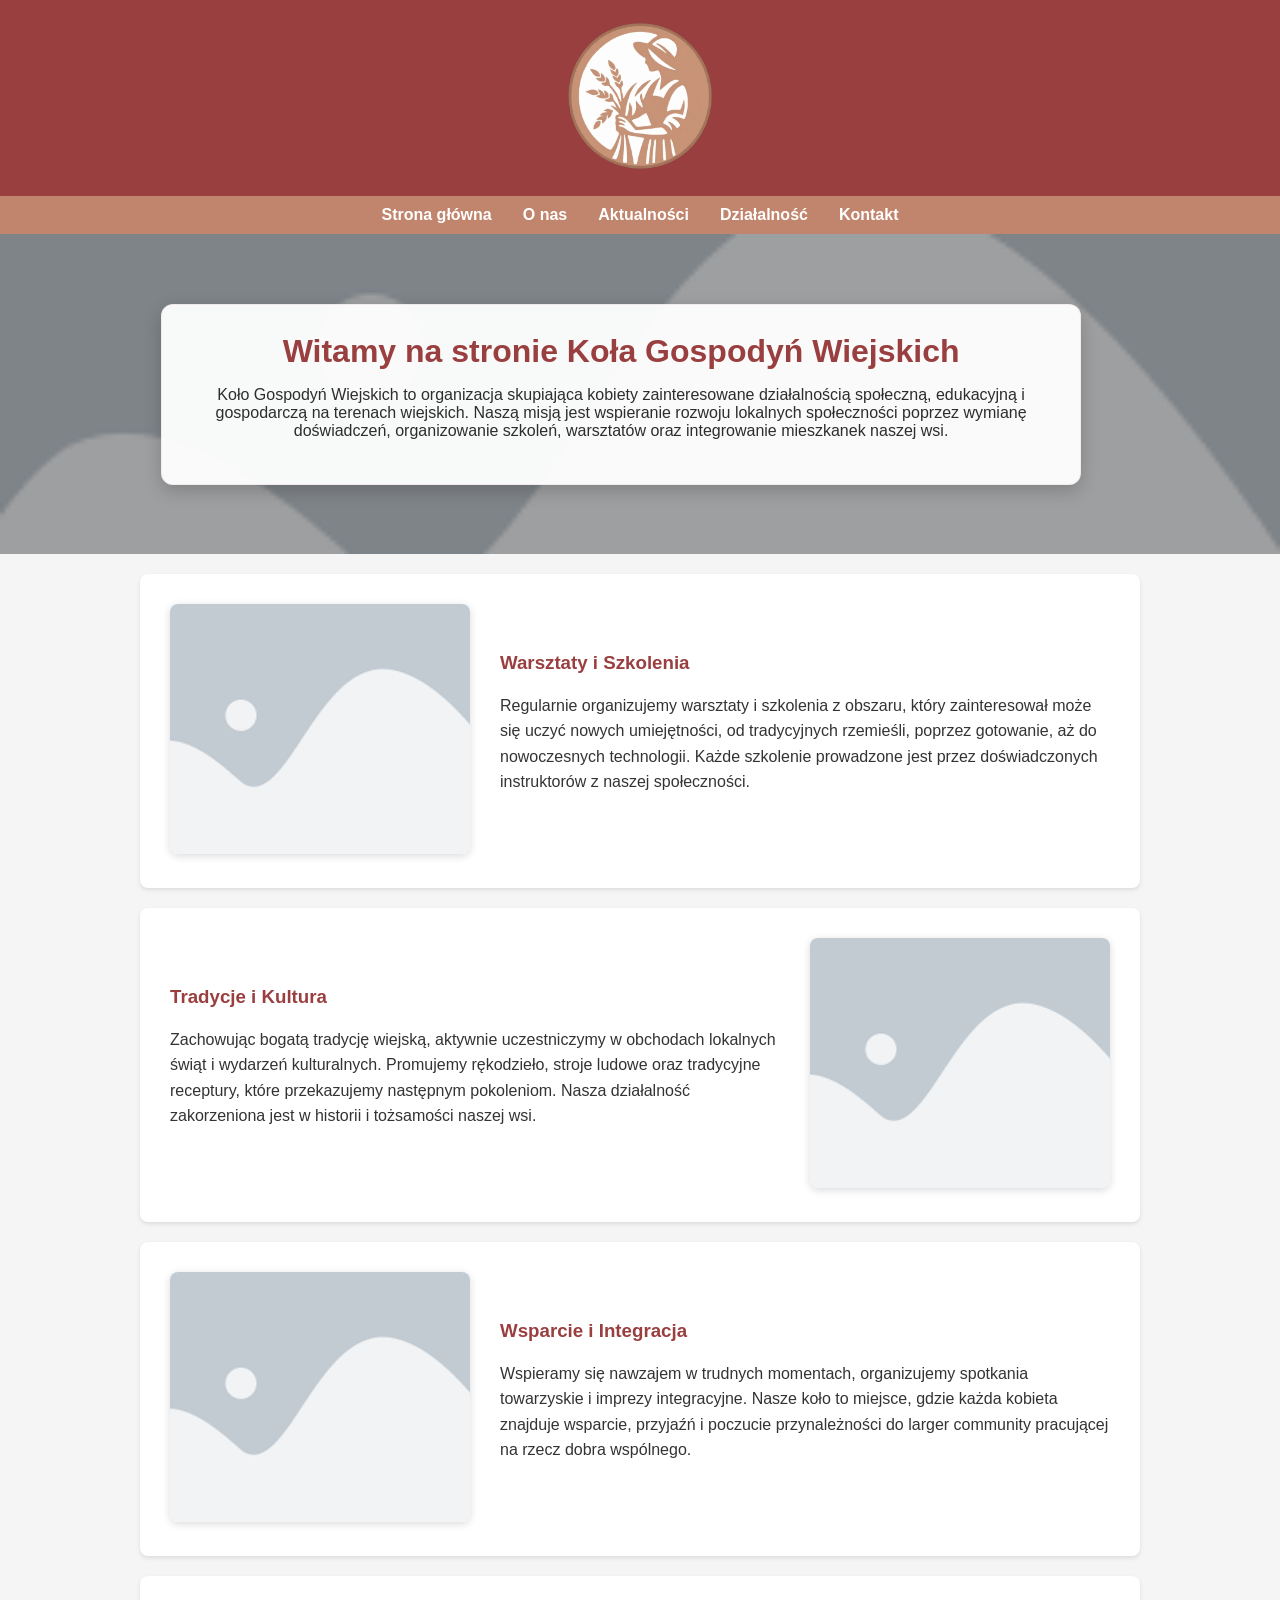
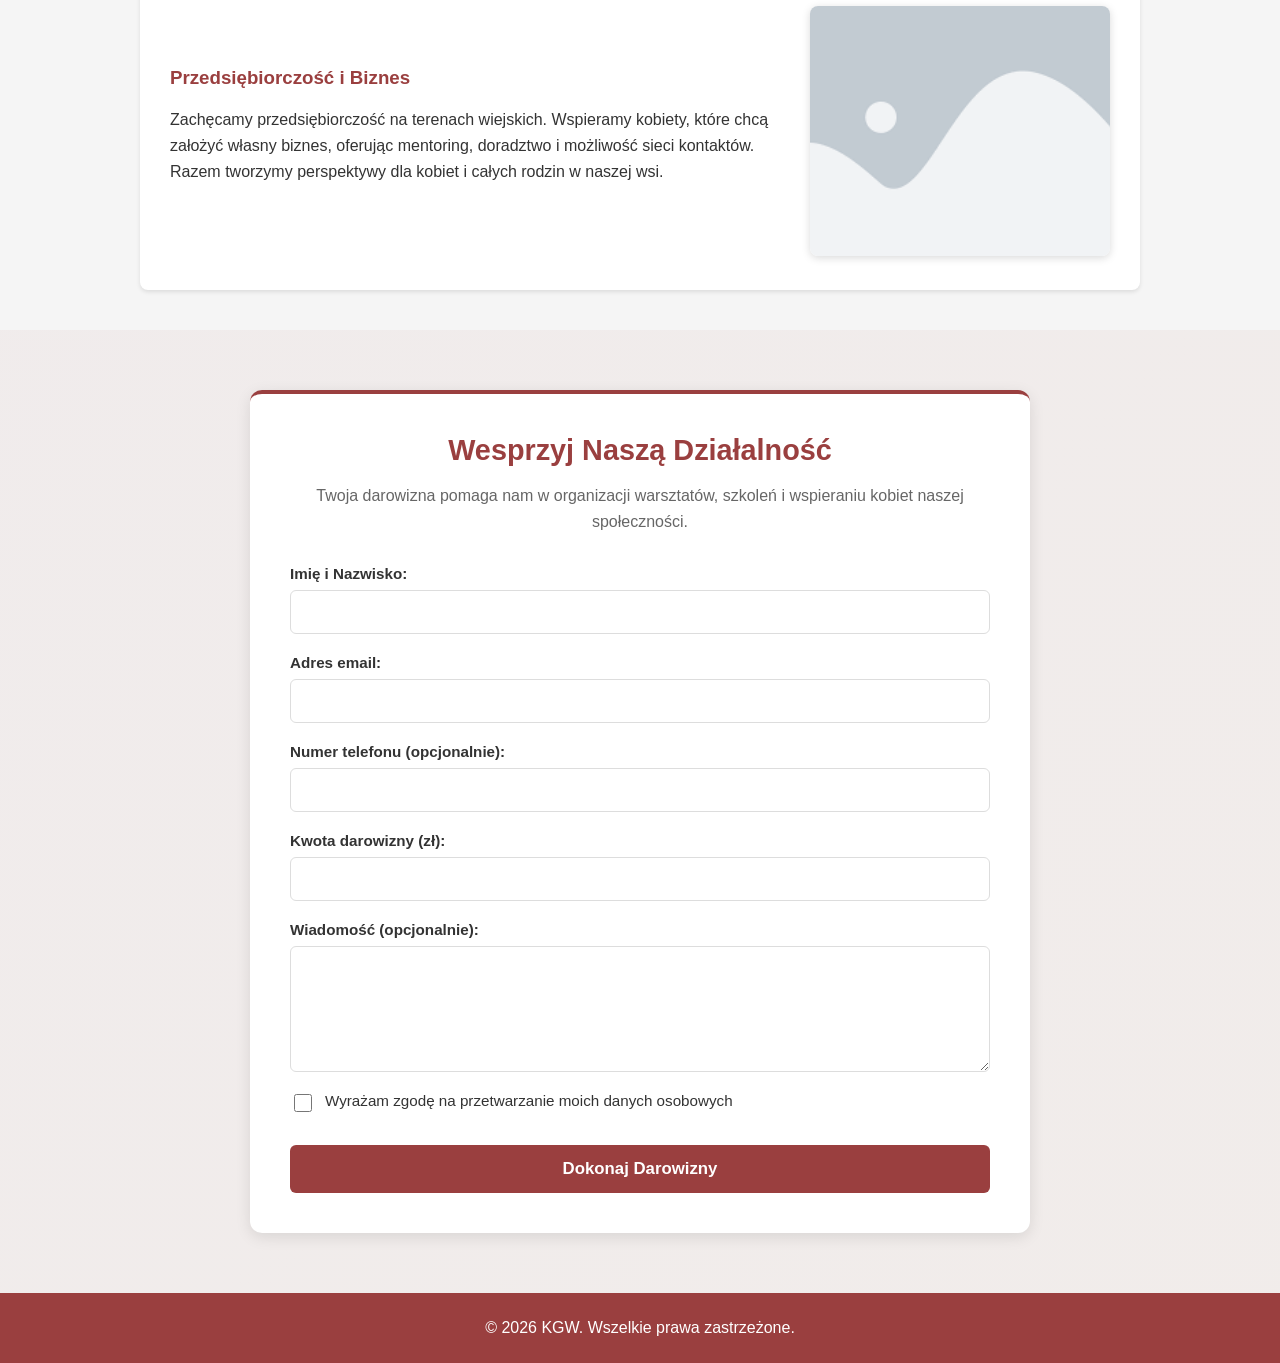
<file: index.html>
<!DOCTYPE html>
<html lang="pl">
<head>
    <meta charset="UTF-8">
    <meta name="viewport" content="width=device-width, initial-scale=1.0">
    <title>Strona główna | KGW Jezierzany</title>
    <link rel="stylesheet" href="style.css">
</head>
<body>
    <header>
        <img src="img/logo1.png" style="width: 150px;" alt="Koło Gospodyń Wiejskich" class="logo">   
    </header>
    <nav>
        <ul>
            <li><a href="index.html">Strona główna</a></li>
            <li><a href="about.html">O nas</a></li>
            <li><a href="recent.html">Aktualności</a></li>
            <li><a href="work.html">Działalność</a></li>
            <li><a href="contact.html">Kontakt</a></li>
        </ul>
    </nav>
    <div class="hero">
        <div class="hero-text">
            <div class="panel">
            <h1>Witamy na stronie Koła Gospodyń Wiejskich</h1>
            <p>Koło Gospodyń Wiejskich to organizacja skupiająca kobiety zainteresowane działalnością społeczną, edukacyjną i gospodarczą na terenach wiejskich. Naszą misją jest wspieranie rozwoju lokalnych społeczności poprzez wymianę doświadczeń, organizowanie szkoleń, warsztatów oraz integrowanie mieszkanek naszej wsi.</p>
            </div>
        </div>
    </div>
    </div>
    <main class="main-container">
        <section class="content-section">
            <div class="section-image">
                <img src="img/photo/placeholder1.png" alt="Warsztaty">
            </div>
            <div class="section-text">
                <h3>Warsztaty i Szkolenia</h3>
                <p>Regularnie organizujemy warsztaty i szkolenia z obszaru, który zainteresował może się uczyć nowych umiejętności, od tradycyjnych rzemieśli, poprzez gotowanie, aż do nowoczesnych technologii. Każde szkolenie prowadzone jest przez doświadczonych instruktorów z naszej społeczności.</p>
            </div>
        </section>

        <section class="content-section">
            <div class="section-text">
                <h3>Tradycje i Kultura</h3>
                <p>Zachowując bogatą tradycję wiejską, aktywnie uczestniczymy w obchodach lokalnych świąt i wydarzeń kulturalnych. Promujemy rękodzieło, stroje ludowe oraz tradycyjne receptury, które przekazujemy następnym pokoleniom. Nasza działalność zakorzeniona jest w historii i tożsamości naszej wsi.</p>
            </div>
            <div class="section-image">
                <img src="img/photo/placeholder1.png" alt="Tradycje">
            </div>
        </section>

        <section class="content-section">
            <div class="section-image">
                <img src="img/photo/placeholder1.png" alt="Społeczność">
            </div>
            <div class="section-text">
                <h3>Wsparcie i Integracja</h3>
                <p>Wspieramy się nawzajem w trudnych momentach, organizujemy spotkania towarzyskie i imprezy integracyjne. Nasze koło to miejsce, gdzie każda kobieta znajduje wsparcie, przyjaźń i poczucie przynależności do larger community pracującej na rzecz dobra wspólnego.</p>
            </div>
        </section>

        <section class="content-section">
            <div class="section-text">
                <h3>Przedsiębiorczość i Biznes</h3>
                <p>Zachęcamy przedsiębiorczość na terenach wiejskich. Wspieramy kobiety, które chcą założyć własny biznes, oferując mentoring, doradztwo i możliwość sieci kontaktów. Razem tworzymy perspektywy dla kobiet i całych rodzin w naszej wsi.</p>
            </div>
            <div class="section-image">
                <img src="img/photo/placeholder1.png" alt="Biznes">
            </div>
        </section>
    </main>

    <section class="donations-section">
        <div class="donations-container">
            <h2>Wesprzyj Naszą Działalność</h2>
            <p>Twoja darowizna pomaga nam w organizacji warsztatów, szkoleń i wspieraniu kobiet naszej społeczności.</p>
            
            <form class="donations-form">
                <div class="form-group">
                    <label for="donor-name">Imię i Nazwisko:</label>
                    <input type="text" id="donor-name" name="donor-name" required>
                </div>

                <div class="form-group">
                    <label for="donor-email">Adres email:</label>
                    <input type="email" id="donor-email" name="donor-email" required>
                </div>

                <div class="form-group">
                    <label for="donor-phone">Numer telefonu (opcjonalnie):</label>
                    <input type="tel" id="donor-phone" name="donor-phone">
                </div>

                <div class="form-group">
                    <label for="donation-amount">Kwota darowizny (zł):</label>
                    <input type="number" id="donation-amount" name="donation-amount" min="1" step="0.01" required>
                </div>

                <div class="form-group">
                    <label for="donation-message">Wiadomość (opcjonalnie):</label>
                    <textarea id="donation-message" name="donation-message" rows="4"></textarea>
                </div>

                <div class="form-group checkbox">
                    <input type="checkbox" id="agree-terms" name="agree-terms" required>
                    <label for="agree-terms">Wyrażam zgodę na przetwarzanie moich danych osobowych</label>
                </div>

                <button type="submit" class="submit-btn">Dokonaj Darowizny</button>
            </form>
        </div>
    </section>
    
    <footer>
        <p>&copy; 2026 KGW. Wszelkie prawa zastrzeżone.</p>
    </footer>
</body>
</html>
</file>
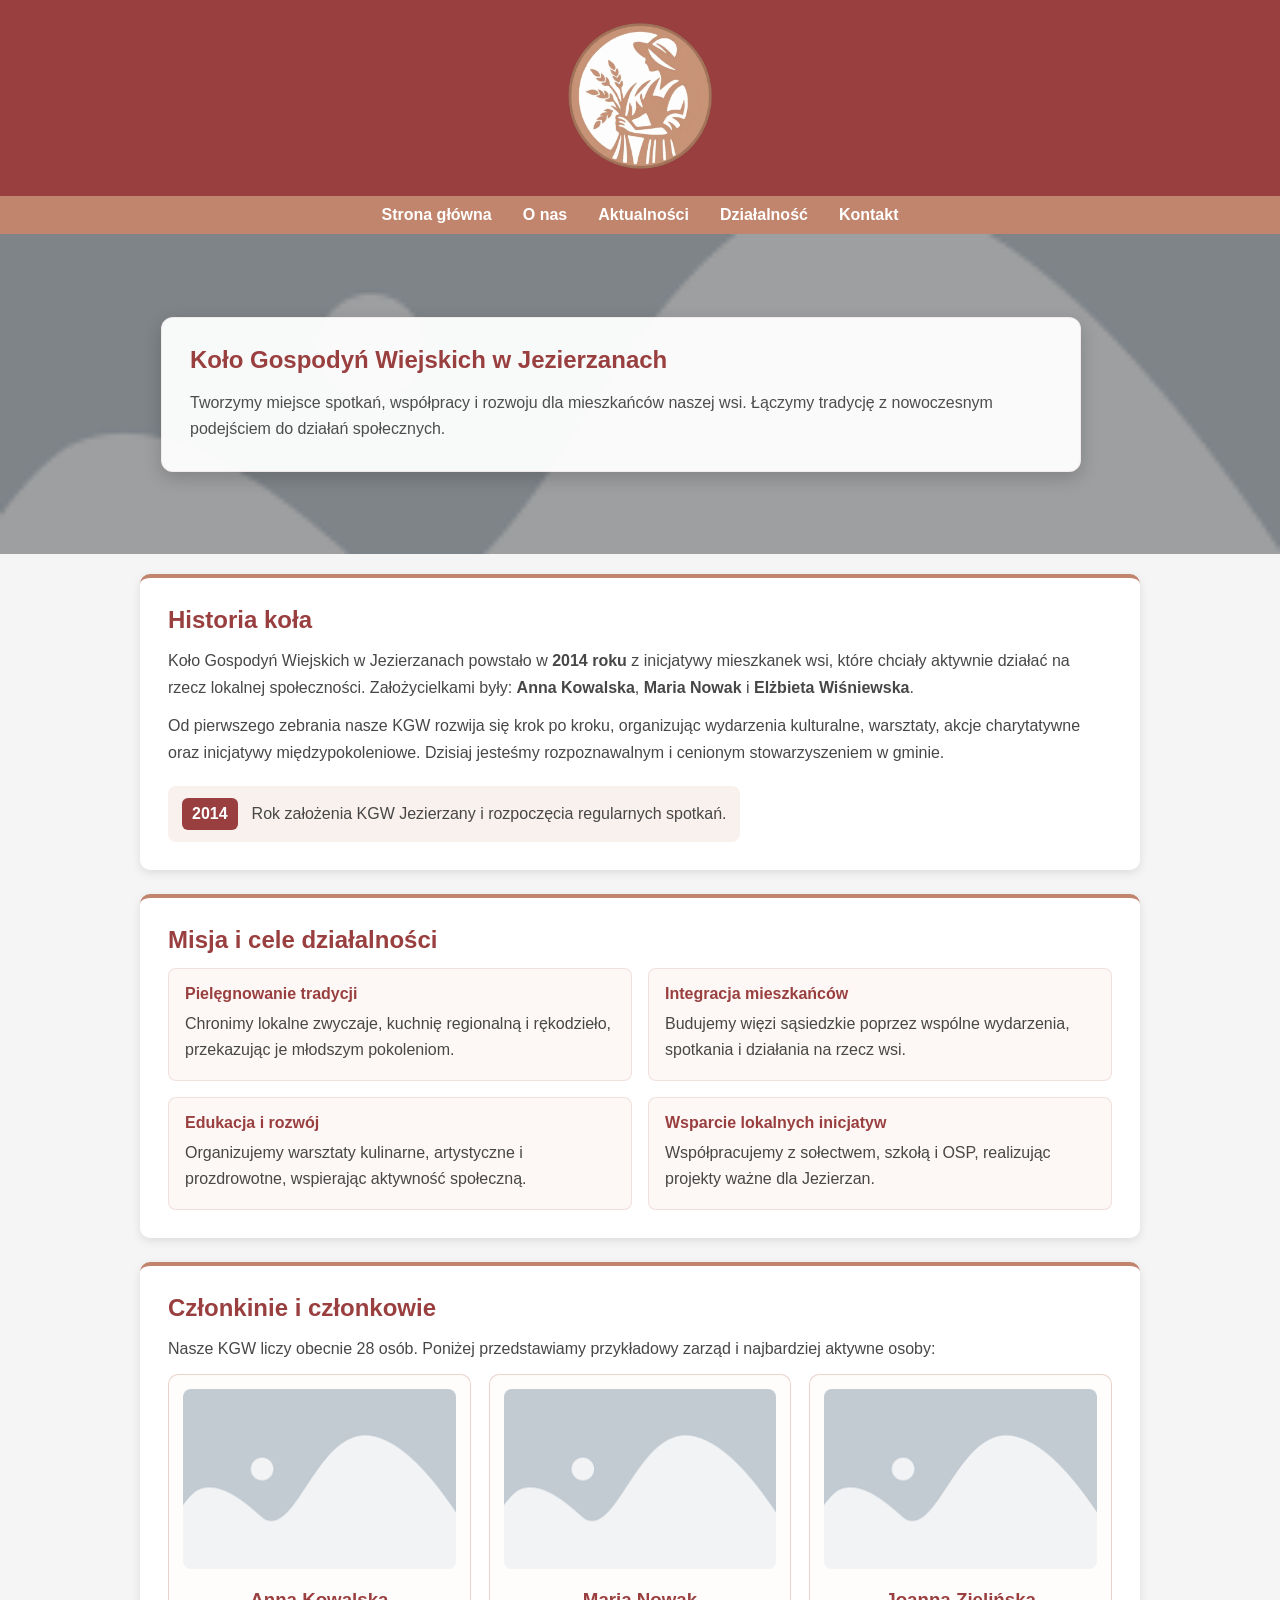
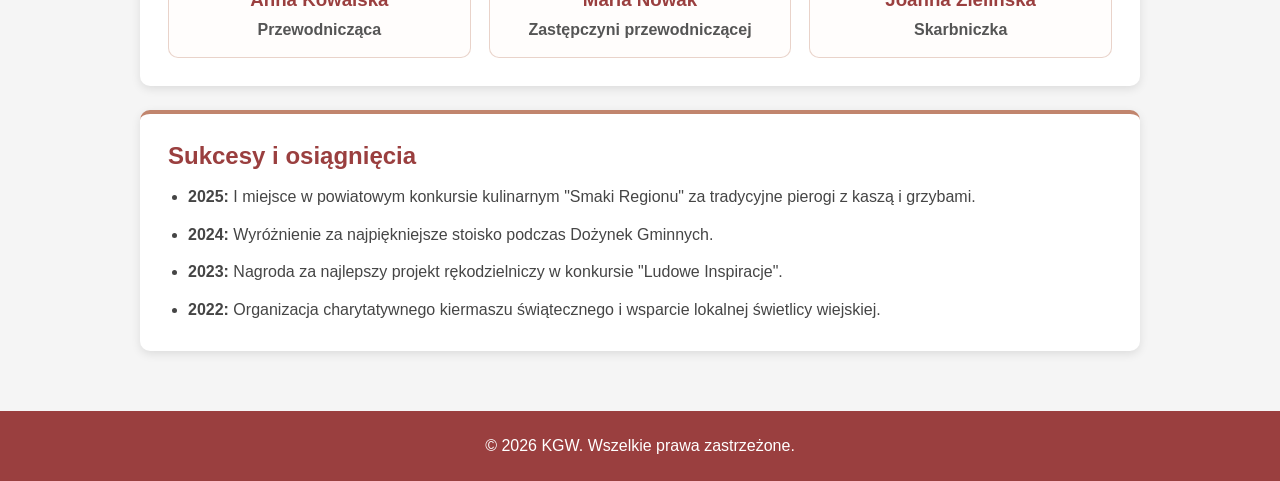
<file: about.html>
<!DOCTYPE html>
<html lang="pl">
<head>
    <meta charset="UTF-8">
    <meta name="viewport" content="width=device-width, initial-scale=1.0">
    <title>O nas | KGW Jezierzany</title>
    <link rel="stylesheet" href="style.css">
</head>
<body>
    <header>
        <img src="img/logo1.png" style="width: 150px;" alt="Koło Gospodyń Wiejskich" class="logo">   
    </header>
    <nav>
        <ul>
            <li><a href="index.html">Strona główna</a></li>
            <li><a href="about.html">O nas</a></li>
            <li><a href="recent.html">Aktualności</a></li>
            <li><a href="work.html">Działalność</a></li>
            <li><a href="contact.html">Kontakt</a></li>
        </ul>
    </nav>

    <section class="hero about-hero">
        <div class="hero-text">
            <div class="panel">
                <h1>Koło Gospodyń Wiejskich w Jezierzanach</h1>
                <p>Tworzymy miejsce spotkań, współpracy i rozwoju dla mieszkańców naszej wsi. Łączymy tradycję z nowoczesnym podejściem do działań społecznych.</p>
            </div>
        </div>
    </section>

    <main class="main-container about-page">
        <section class="about-section history-section">
            <h2>Historia koła</h2>
            <p>Koło Gospodyń Wiejskich w Jezierzanach powstało w <strong>2014 roku</strong> z inicjatywy mieszkanek wsi, które chciały aktywnie działać na rzecz lokalnej społeczności. Założycielkami były: <strong>Anna Kowalska</strong>, <strong>Maria Nowak</strong> i <strong>Elżbieta Wiśniewska</strong>.</p>
            <p>Od pierwszego zebrania nasze KGW rozwija się krok po kroku, organizując wydarzenia kulturalne, warsztaty, akcje charytatywne oraz inicjatywy międzypokoleniowe. Dzisiaj jesteśmy rozpoznawalnym i cenionym stowarzyszeniem w gminie.</p>
            <div class="history-highlight">
                <span>2014</span>
                <p>Rok założenia KGW Jezierzany i rozpoczęcia regularnych spotkań.</p>
            </div>
        </section>

        <section class="about-section mission-section">
            <h2>Misja i cele działalności</h2>
            <div class="mission-grid">
                <article>
                    <h3>Pielęgnowanie tradycji</h3>
                    <p>Chronimy lokalne zwyczaje, kuchnię regionalną i rękodzieło, przekazując je młodszym pokoleniom.</p>
                </article>
                <article>
                    <h3>Integracja mieszkańców</h3>
                    <p>Budujemy więzi sąsiedzkie poprzez wspólne wydarzenia, spotkania i działania na rzecz wsi.</p>
                </article>
                <article>
                    <h3>Edukacja i rozwój</h3>
                    <p>Organizujemy warsztaty kulinarne, artystyczne i prozdrowotne, wspierając aktywność społeczną.</p>
                </article>
                <article>
                    <h3>Wsparcie lokalnych inicjatyw</h3>
                    <p>Współpracujemy z sołectwem, szkołą i OSP, realizując projekty ważne dla Jezierzan.</p>
                </article>
            </div>
        </section>

        <section class="about-section members-section">
            <h2>Członkinie i członkowie</h2>
            <p class="section-intro">Nasze KGW liczy obecnie 28 osób. Poniżej przedstawiamy przykładowy zarząd i najbardziej aktywne osoby:</p>
            <div class="members-grid">
                <article class="member-card">
                    <img src="img/photo/placeholder1.png" alt="Przewodnicząca KGW">
                    <h3>Anna Kowalska</h3>
                    <p>Przewodnicząca</p>
                </article>
                <article class="member-card">
                    <img src="img/photo/placeholder1.png" alt="Zastępczyni przewodniczącej KGW">
                    <h3>Maria Nowak</h3>
                    <p>Zastępczyni przewodniczącej</p>
                </article>
                <article class="member-card">
                    <img src="img/photo/placeholder1.png" alt="Skarbniczka KGW">
                    <h3>Joanna Zielińska</h3>
                    <p>Skarbniczka</p>
                </article>
            </div>
        </section>

        <section class="about-section achievements-section">
            <h2>Sukcesy i osiągnięcia</h2>
            <ul class="achievement-list">
                <li><strong>2025:</strong> I miejsce w powiatowym konkursie kulinarnym "Smaki Regionu" za tradycyjne pierogi z kaszą i grzybami.</li>
                <li><strong>2024:</strong> Wyróżnienie za najpiękniejsze stoisko podczas Dożynek Gminnych.</li>
                <li><strong>2023:</strong> Nagroda za najlepszy projekt rękodzielniczy w konkursie "Ludowe Inspiracje".</li>
                <li><strong>2022:</strong> Organizacja charytatywnego kiermaszu świątecznego i wsparcie lokalnej świetlicy wiejskiej.</li>
            </ul>
        </section>
    </main>

    <footer>
        <p>&copy; 2026 KGW. Wszelkie prawa zastrzeżone.</p>
    </footer>
</body>
</html>
</file>
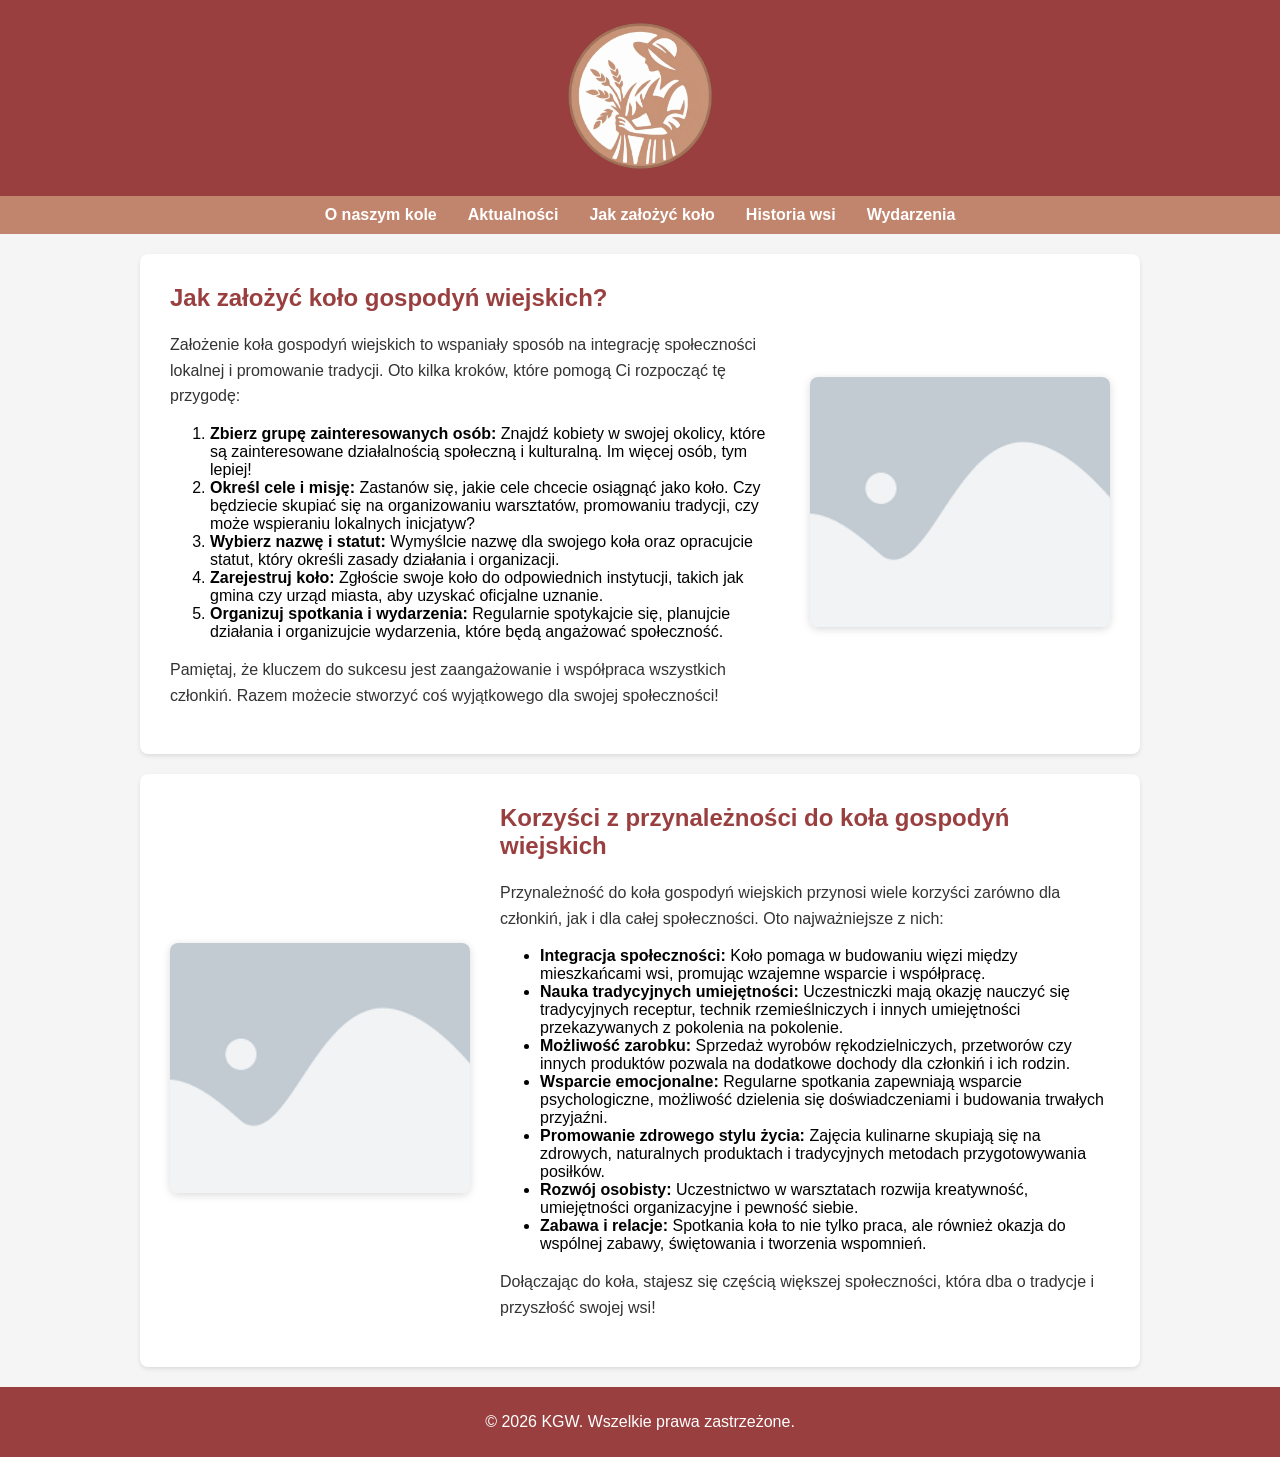
<file: howto.html>
<!DOCTYPE html>
<html lang="en">
<head>
    <meta charset="UTF-8">
    <meta name="viewport" content="width=device-width, initial-scale=1.0">
    <title>Document</title>
    <link rel="stylesheet" href="style.css">
</head>
<body>
    <header>
        <img src="img/logo1.png" style="width: 150px;" alt="Koło Gospodyń Wiejskich" class="logo">   
    </header>
    <nav>
        <ul>
            <li><a href="index.html">O naszym kole</a></li>
            <li><a href="recent.html">Aktualności</a></li>
            <li><a href="howto.html">Jak założyć koło</a></li>
            <li><a href="history.html">Historia wsi</a></li>
            <li><a href="events.html">Wydarzenia</a></li>
        </ul>
    </nav>
    <main class="main-container">
        <section class="content-section">
            <div class="section-text">
                <h2>Jak założyć koło gospodyń wiejskich?</h2>
                <p>Założenie koła gospodyń wiejskich to wspaniały sposób na integrację społeczności lokalnej i promowanie tradycji. Oto kilka kroków, które pomogą Ci rozpocząć tę przygodę:</p>
                <ol>
                    <li><strong>Zbierz grupę zainteresowanych osób:</strong> Znajdź kobiety w swojej okolicy, które są zainteresowane działalnością społeczną i kulturalną. Im więcej osób, tym lepiej!</li>
                    <li><strong>Określ cele i misję:</strong> Zastanów się, jakie cele chcecie osiągnąć jako koło. Czy będziecie skupiać się na organizowaniu warsztatów, promowaniu tradycji, czy może wspieraniu lokalnych inicjatyw?</li>
                    <li><strong>Wybierz nazwę i statut:</strong> Wymyślcie nazwę dla swojego koła oraz opracujcie statut, który określi zasady działania i organizacji.</li>
                    <li><strong>Zarejestruj koło:</strong> Zgłoście swoje koło do odpowiednich instytucji, takich jak gmina czy urząd miasta, aby uzyskać oficjalne uznanie.</li>
                    <li><strong>Organizuj spotkania i wydarzenia:</strong> Regularnie spotykajcie się, planujcie działania i organizujcie wydarzenia, które będą angażować społeczność.</li>
                </ol>
                <p>Pamiętaj, że kluczem do sukcesu jest zaangażowanie i współpraca wszystkich członkiń. Razem możecie stworzyć coś wyjątkowego dla swojej społeczności!</p>
            </div>
            <div class="section-image">
                <img src="img/photo/placeholder1.png" alt="Jak założyć koło">
        </section>

        <section class="content-section reverse">
            <div class="section-text">
                <h2>Korzyści z przynależności do koła gospodyń wiejskich</h2>
                <p>Przynależność do koła gospodyń wiejskich przynosi wiele korzyści zarówno dla członkiń, jak i dla całej społeczności. Oto najważniejsze z nich:</p>
                <ul>
                    <li><strong>Integracja społeczności:</strong> Koło pomaga w budowaniu więzi między mieszkańcami wsi, promując wzajemne wsparcie i współpracę.</li>
                    <li><strong>Nauka tradycyjnych umiejętności:</strong> Uczestniczki mają okazję nauczyć się tradycyjnych receptur, technik rzemieślniczych i innych umiejętności przekazywanych z pokolenia na pokolenie.</li>
                    <li><strong>Możliwość zarobku:</strong> Sprzedaż wyrobów rękodzielniczych, przetworów czy innych produktów pozwala na dodatkowe dochody dla członkiń i ich rodzin.</li>
                    <li><strong>Wsparcie emocjonalne:</strong> Regularne spotkania zapewniają wsparcie psychologiczne, możliwość dzielenia się doświadczeniami i budowania trwałych przyjaźni.</li>
                    <li><strong>Promowanie zdrowego stylu życia:</strong> Zajęcia kulinarne skupiają się na zdrowych, naturalnych produktach i tradycyjnych metodach przygotowywania posiłków.</li>
                    <li><strong>Rozwój osobisty:</strong> Uczestnictwo w warsztatach rozwija kreatywność, umiejętności organizacyjne i pewność siebie.</li>
                    <li><strong>Zabawa i relacje:</strong> Spotkania koła to nie tylko praca, ale również okazja do wspólnej zabawy, świętowania i tworzenia wspomnień.</li>
                </ul>
                <p>Dołączając do koła, stajesz się częścią większej społeczności, która dba o tradycje i przyszłość swojej wsi!</p>
            </div>
            <div class="section-image">
                <img src="img/photo/placeholder1.png" alt="Korzyści z koła gospodyń">
            </div>
        </section>
    </main>
    <footer>
        <p>&copy; 2026 KGW. Wszelkie prawa zastrzeżone.</p>
    </footer>
</body>
</html>
</file>
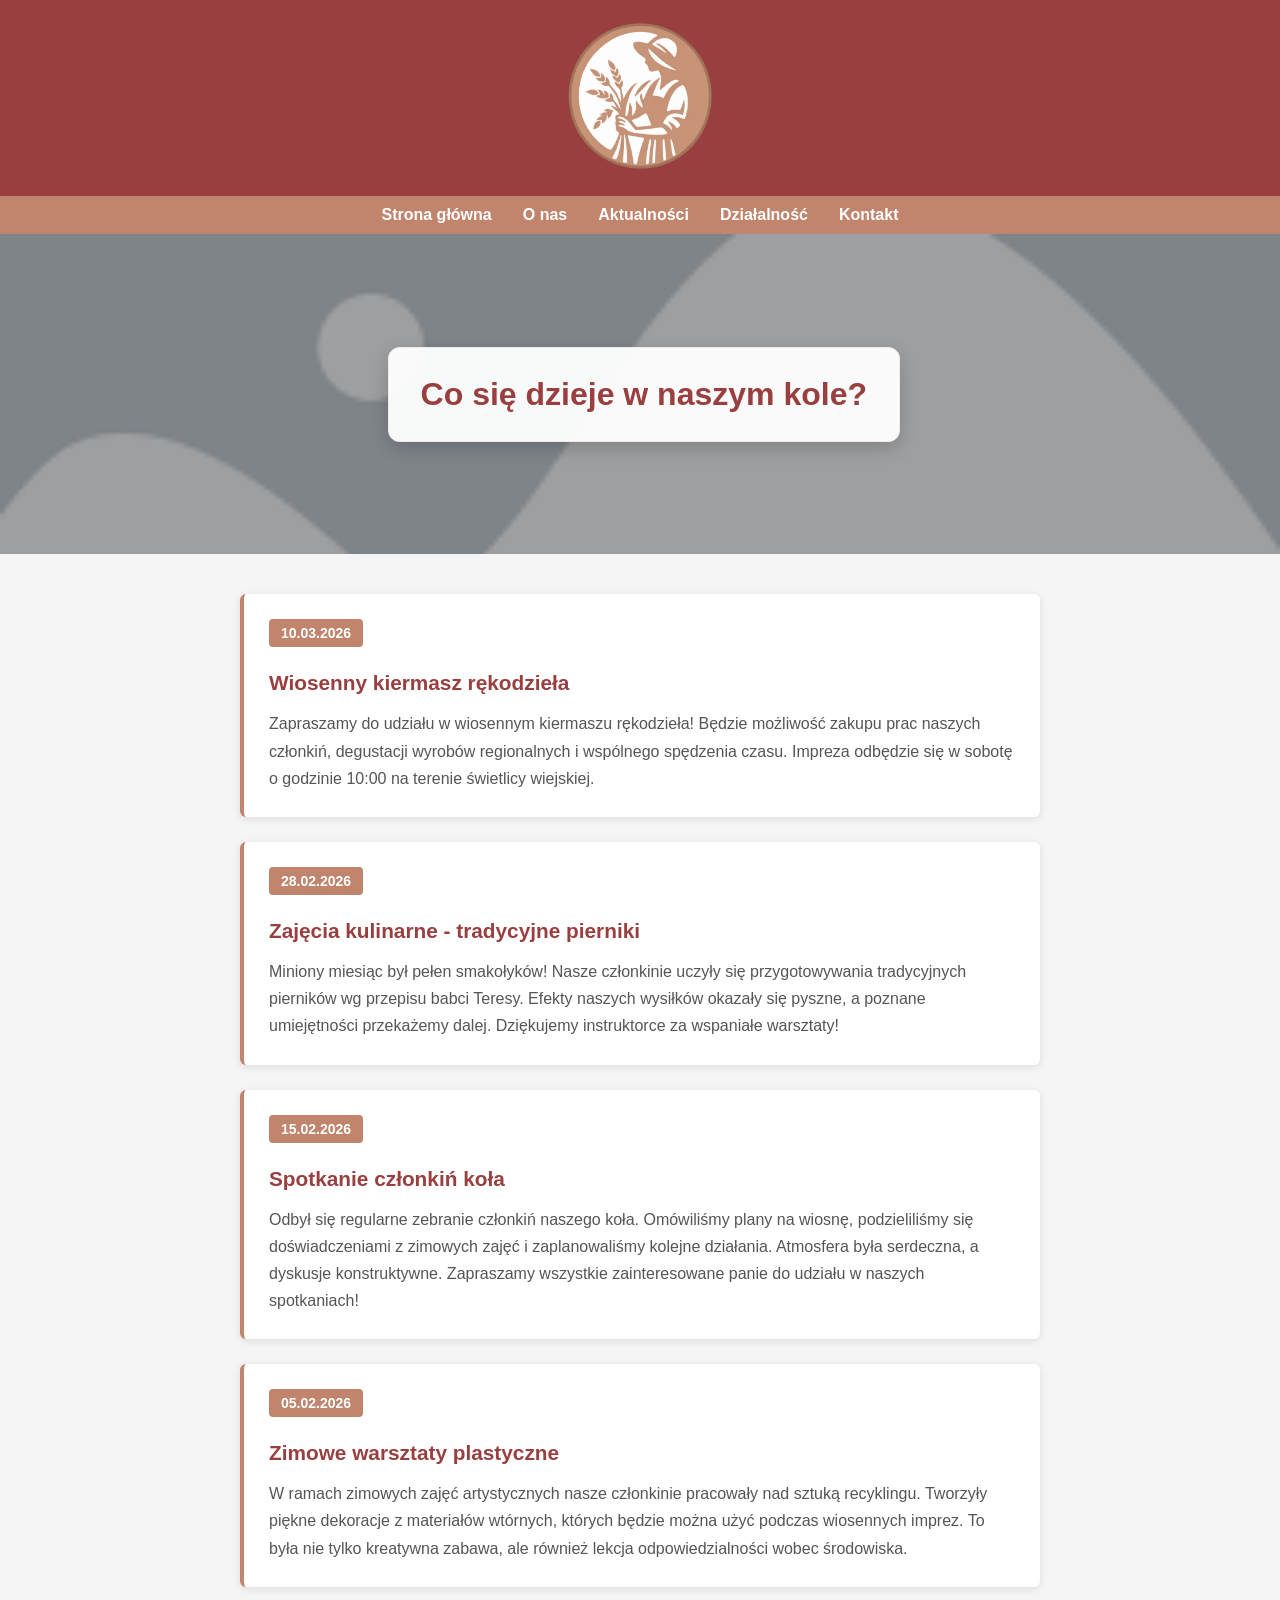
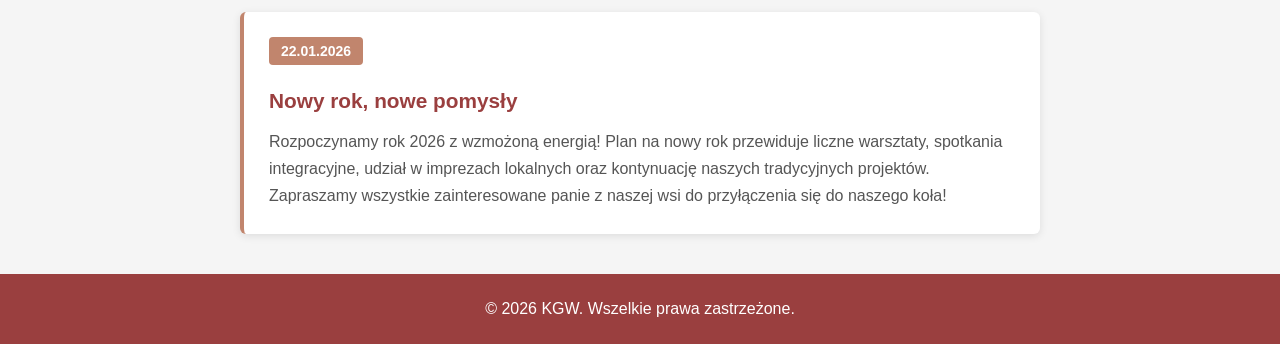
<file: recent.html>
<!DOCTYPE html>
<html lang="pl">
<head>
    <meta charset="UTF-8">
    <meta name="viewport" content="width=device-width, initial-scale=1.0">
    <title>Aktualności | KGW Jezierzany</title>
    <link rel="stylesheet" href="style.css">
</head>
<body>
    <header>
        <img src="img/logo1.png" style="width: 150px;" alt="Koło Gospodyń Wiejskich" class="logo">   
    </header>
    <nav>
        <ul>
            <li><a href="index.html">Strona główna</a></li>
            <li><a href="about.html">O nas</a></li>
            <li><a href="recent.html">Aktualności</a></li>
            <li><a href="work.html">Działalność</a></li>
            <li><a href="contact.html">Kontakt</a></li>
        </ul>
    </nav>
    <div class="hero">
        <div class="hero-text">
            <div class="panel">
            <h1>Co się dzieje w naszym kole?</h1>
            </div>
        </div>
    </div>
    <div class="main-container">
        <div class="news-section">
            <article class="news-item">
                <div class="news-date">10.03.2026</div>
                <h3>Wiosenny kiermasz rękodzieła</h3>
                <p>Zapraszamy do udziału w wiosennym kiermaszu rękodzieła! Będzie możliwość zakupu prac naszych członkiń, degustacji wyrobów regionalnych i wspólnego spędzenia czasu. Impreza odbędzie się w sobotę o godzinie 10:00 na terenie świetlicy wiejskiej.</p>
            </article>

            <article class="news-item">
                <div class="news-date">28.02.2026</div>
                <h3>Zajęcia kulinarne - tradycyjne pierniki</h3>
                <p>Miniony miesiąc był pełen smakołyków! Nasze członkinie uczyły się przygotowywania tradycyjnych pierników wg przepisu babci Teresy. Efekty naszych wysiłków okazały się pyszne, a poznane umiejętności przekażemy dalej. Dziękujemy instruktorce za wspaniałe warsztaty!</p>
            </article>

            <article class="news-item">
                <div class="news-date">15.02.2026</div>
                <h3>Spotkanie członkiń koła</h3>
                <p>Odbył się regularne zebranie członkiń naszego koła. Omówiliśmy plany na wiosnę, podzieliliśmy się doświadczeniami z zimowych zajęć i zaplanowaliśmy kolejne działania. Atmosfera była serdeczna, a dyskusje konstruktywne. Zapraszamy wszystkie zainteresowane panie do udziału w naszych spotkaniach!</p>
            </article>

            <article class="news-item">
                <div class="news-date">05.02.2026</div>
                <h3>Zimowe warsztaty plastyczne</h3>
                <p>W ramach zimowych zajęć artystycznych nasze członkinie pracowały nad sztuką recyklingu. Tworzyły piękne dekoracje z materiałów wtórnych, których będzie można użyć podczas wiosennych imprez. To była nie tylko kreatywna zabawa, ale również lekcja odpowiedzialności wobec środowiska.</p>
            </article>

            <article class="news-item">
                <div class="news-date">22.01.2026</div>
                <h3>Nowy rok, nowe pomysły</h3>
                <p>Rozpoczynamy rok 2026 z wzmożoną energią! Plan na nowy rok przewiduje liczne warsztaty, spotkania integracyjne, udział w imprezach lokalnych oraz kontynuację naszych tradycyjnych projektów. Zapraszamy wszystkie zainteresowane panie z naszej wsi do przyłączenia się do naszego koła!</p>
            </article>
        </div>
    </div>
    <footer>
        <p>&copy; 2026 KGW. Wszelkie prawa zastrzeżone.</p>
    </footer>
</body>
</html>
</file>
<file: style.css>
body {
    font-family: Arial, sans-serif;
    margin: 0;
    padding: 0;
    background-color: #f5f5f5;
}
/*Header*/
header {
    background-color: #9A3F3F;
    color: white;
    padding: 20px;
    text-align: center;
}

nav {
    background-color: #C1856D;
    padding: 10px 0;
}

nav ul {
    list-style-type: none;
    margin: 0;
    padding: 0;
    display: flex;
    justify-content: center;
    gap: 15px;
}

nav a {
    color: white;
    text-decoration: none;
    font-weight: bold;
    transition: color 0.2s ease, background-color 0.2s ease, transform 0.2s ease;
    padding: 6px 8px;
    border-radius: 4px;
}

nav a:hover {
    color: #9A3F3F;
    background-color: rgba(255,255,255,0.18);
    transform: translateY(-2px) scale(1.03);
}

/*Footer*/
footer {
    background-color: #9A3F3F;
    color: white;
    text-align: center;
    padding: 10px;
}

/*Strona główna*/
.main-container {
    max-width: 1000px;
    margin: 20px auto;
    padding: 0 20px;
}

.content-section {
    display: flex;
    justify-content: center;
    align-items: center;
    gap: 30px;
    padding: 30px;
    margin: 20px 0;
    text-align: left;
    background-color: #ffffff;
    border-radius: 8px;
    box-shadow: 0 2px 4px rgba(0,0,0,0.1);
}

.content-section.reverse {
    flex-direction: row-reverse;
}

.section-text {
    flex: 1;
    min-width: 300px;
}

.section-text h2,
.section-text h3 {
    margin-top: 0;
    color: #9A3F3F;
}

.section-text p {
    line-height: 1.6;
    color: #333;
}

.section-image {
    flex-shrink: 0;
}

.section-image img {
    width: 300px;
    height: 250px;
    object-fit: cover;
    border-radius: 8px;
    box-shadow: 0 2px 8px rgba(0,0,0,0.15);
}

.hero .hero-content {
    position: relative;
    z-index: 1;
}

.hero-content {
    width: 60%;
    display: flex;
    flex-direction: column;
    gap: 20px;

}

.hero-content h1 {
    margin: 0;
    font-size: 1.5em;
    color: #adadad;
}

/*Aktualności*/

.hero {
    background-image: url('img/photo/placeholder1.png');
    background-size: cover;
    background-position: center;
    color: white;
    width: 100%;
    display: flex;
    align-items: center;
    justify-content: center;
    min-height: 320px;
    position: relative;
}

.hero::before {
    content: "";
    position: absolute;
    inset: 0;
    background: rgba(0,0,0,0.35);
    z-index: 0;
}

.hero .hero-text,
.hero .panel {
    position: relative;
    z-index: 1;
}

.panel {
    background-color: rgba(255,255,255,0.95);
    color: #2d2d2d;
    border-radius: 12px;
    box-shadow: 0 6px 18px rgba(0,0,0,0.18);
    padding: 28px;
    margin: 0;
    width: 90%;
    max-width: 900px;
    text-align: center;
    border: 1px solid rgba(154,63,63,0.08);
}

.panel h1 {
    margin: 0;
    color: #9A3F3F;
}

.news-section {
    max-width: 800px;
    margin: 40px auto;
}

.news-item {
    background-color: #ffffff;
    padding: 25px;
    margin-bottom: 25px;
    border-radius: 6px;
    box-shadow: 0 2px 8px rgba(0,0,0,0.1);
    transition: box-shadow 0.3s ease, transform 0.3s ease;
    display: flex;
    flex-direction: column;
    border-left: 4px solid #C1856D;
}

.news-item:hover {
    box-shadow: 0 4px 12px rgba(0,0,0,0.15);
    transform: translateX(5px);
}

.news-date {
    display: inline-block;
    background-color: #C1856D;
    color: white;
    padding: 6px 12px;
    border-radius: 4px;
    font-weight: bold;
    font-size: 14px;
    margin-bottom: 12px;
    width: fit-content;
}

.news-item h3 {
    margin: 12px 0 15px 0;
    color: #9A3F3F;
    font-size: 1.3em;
}

.news-item p {
    margin: 0;
    line-height: 1.7;
    color: #555;
}

/*O nas*/
.about-page {
    display: flex;
    flex-direction: column;
    gap: 24px;
    padding-bottom: 40px;
}

.about-hero .panel {
    text-align: left;
}

.about-hero .panel p {
    margin-bottom: 0;
    color: #4d4d4d;
    line-height: 1.65;
}

.about-section {
    background-color: #ffffff;
    border-radius: 10px;
    box-shadow: 0 3px 10px rgba(0,0,0,0.1);
    padding: 28px;
    border-top: 4px solid #C1856D;
}

.about-section h2 {
    margin-top: 0;
    margin-bottom: 14px;
    color: #9A3F3F;
}

.about-section p {
    margin: 0 0 12px;
    color: #474747;
    line-height: 1.65;
}

.section-intro {
    margin-bottom: 20px;
}

.history-highlight {
    display: inline-flex;
    align-items: center;
    gap: 14px;
    margin-top: 8px;
    background-color: #f9f1ed;
    border-radius: 8px;
    padding: 12px 14px;
}

.history-highlight span {
    display: flex;
    background-color: #9A3F3F;
    color: #ffffff;
    font-weight: bold;
    border-radius: 6px;
    padding: 7px 10px;
}

.history-highlight p {
    margin: 0;
}

.mission-grid {
    display: grid;
    grid-template-columns: repeat(2, minmax(220px, 1fr));
    gap: 16px;
}

.mission-grid article {
    background-color: #fdf8f5;
    border-radius: 8px;
    border: 1px solid rgba(154,63,63,0.12);
    padding: 16px;
}

.mission-grid h3 {
    margin: 0 0 8px;
    color: #9A3F3F;
    font-size: 1rem;
}

.mission-grid p {
    margin: 0;
    font-size: 1rem;
}

.members-grid {
    display: grid;
    grid-template-columns: repeat(3, minmax(170px, 1fr));
    gap: 18px;
}

.member-card {
    background-color: #fffdfc;
    border: 1px solid rgba(193,133,109,0.35);
    border-radius: 10px;
    text-align: center;
    padding: 14px;
    transition: transform 0.25s ease, box-shadow 0.25s ease;
}

.member-card:hover {
    transform: translateY(-4px);
    box-shadow: 0 6px 16px rgba(0,0,0,0.13);
}

.member-card img {
    width: 100%;
    height: 180px;
    object-fit: cover;
    border-radius: 8px;
    margin-bottom: 10px;
}

.member-card h3 {
    margin: 6px 0;
    color: #9A3F3F;
}

.member-card p {
    margin: 0;
    color: #555;
    font-weight: bold;
}

.achievement-list {
    margin: 0;
    padding-left: 20px;
    display: flex;
    flex-direction: column;
    gap: 12px;
    color: #454545;
    line-height: 1.6;
}

/*Dotacje*/
.donations-section {
    background: linear-gradient(135deg, rgba(154, 63, 63, 0.05), rgba(193, 133, 109, 0.08));
    padding: 60px 20px;
    margin: 40px 0 0 0;
}

.donations-container {
    max-width: 700px;
    margin: 0 auto;
    background-color: #ffffff;
    padding: 40px;
    border-radius: 12px;
    box-shadow: 0 4px 15px rgba(0,0,0,0.1);
    border-top: 4px solid #9A3F3F;
}

.donations-container h2 {
    text-align: center;
    color: #9A3F3F;
    margin-top: 0;
    margin-bottom: 10px;
    font-size: 1.8em;
}

.donations-container > p {
    text-align: center;
    color: #666;
    margin-bottom: 30px;
    line-height: 1.6;
}

.donations-form {
    display: flex;
    flex-direction: column;
    gap: 20px;
}

.form-group {
    display: flex;
    flex-direction: column;
}

.form-group label {
    margin-bottom: 8px;
    font-weight: bold;
    color: #333;
    font-size: 0.95em;
}

.form-group input[type="text"],
.form-group input[type="email"],
.form-group input[type="tel"],
.form-group input[type="number"],
.form-group textarea {
    padding: 12px 14px;
    border: 1px solid #ddd;
    border-radius: 6px;
    font-family: Arial, sans-serif;
    font-size: 1em;
    transition: border-color 0.3s ease, box-shadow 0.3s ease;
}

.form-group input[type="text"]:focus,
.form-group input[type="email"]:focus,
.form-group input[type="tel"]:focus,
.form-group input[type="number"]:focus,
.form-group textarea:focus {
    outline: none;
    border-color: #9A3F3F;
    box-shadow: 0 0 0 3px rgba(154, 63, 63, 0.1);
}

.form-group textarea {
    resize: vertical;
    min-height: 100px;
}

.form-group.checkbox {
    flex-direction: row;
    align-items: flex-start;
    gap: 10px;
}

.form-group.checkbox input[type="checkbox"] {
    margin-top: 2px;
    width: 18px;
    height: 18px;
    cursor: pointer;
}

.form-group.checkbox label {
    margin-bottom: 0;
    font-weight: normal;
    cursor: pointer;
}

.submit-btn {
    background-color: #9A3F3F;
    color: white;
    padding: 14px 30px;
    border: none;
    border-radius: 6px;
    font-size: 1.05em;
    font-weight: bold;
    cursor: pointer;
    transition: background-color 0.3s ease, transform 0.2s ease, box-shadow 0.3s ease;
    margin-top: 10px;
}

.submit-btn:hover {
    background-color: #7a3030;
    transform: translateY(-2px);
    box-shadow: 0 4px 12px rgba(154, 63, 63, 0.3);
}

.submit-btn:active {
    transform: translateY(0);
}

@media (max-width: 600px) {
    .donations-container {
        padding: 25px;
    }

    .donations-container h2 {
        font-size: 1.5em;
    }

    .form-group.checkbox {
        flex-direction: column;
        gap: 8px;
    }

    .form-group.checkbox input[type="checkbox"] {
        width: 16px;
        height: 16px;
    }
}
</file>
